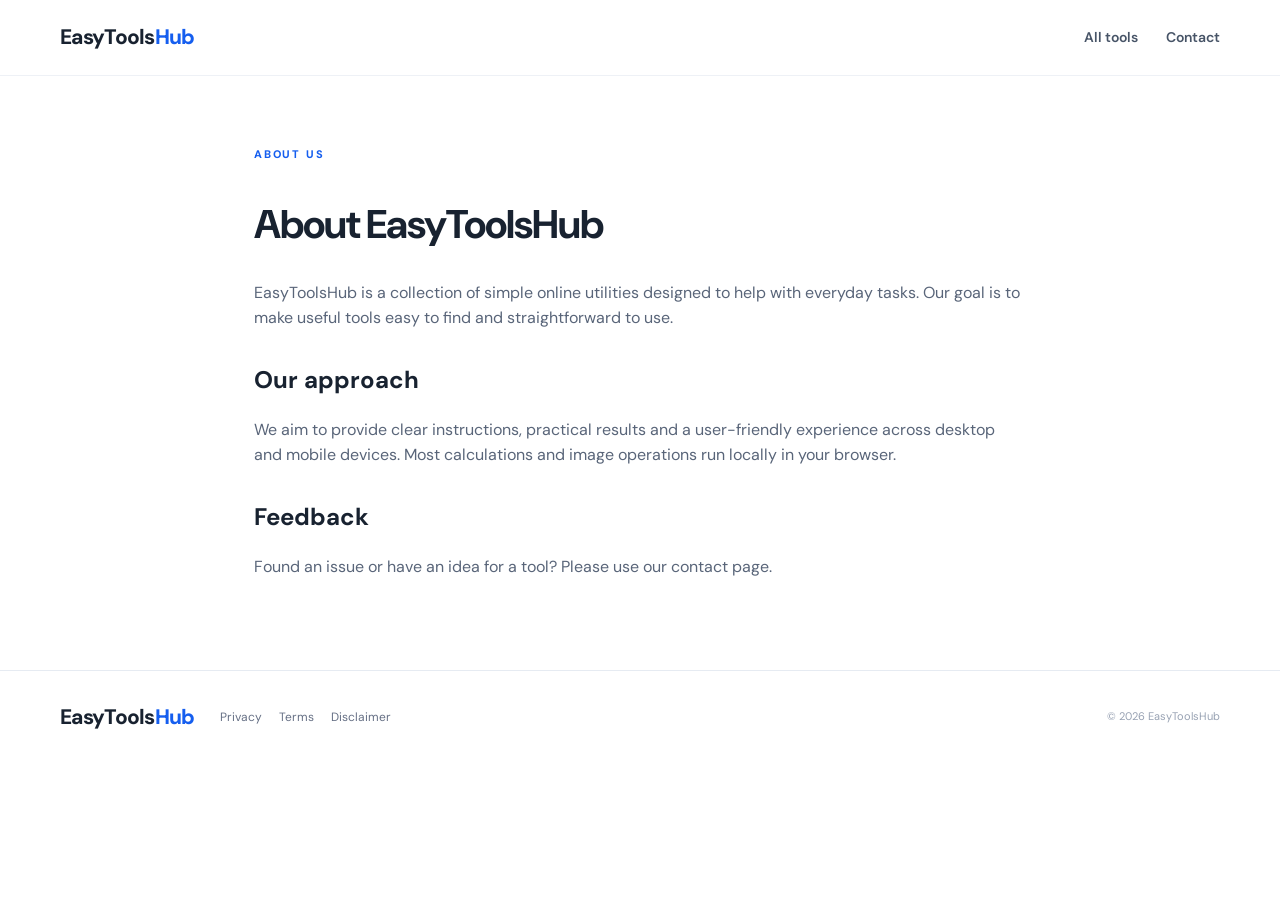
<file: about.html>
<!doctype html><html lang="en"><head><meta charset="utf-8"><meta name="viewport" content="width=device-width,initial-scale=1"><title>About EasyToolsHub</title><link rel="stylesheet" href="styles.css"></head><body><header class="site-header"><a class="brand" href="index.html">EasyTools<span>Hub</span></a><nav><a href="index.html#tools">All tools</a><a href="contact.html">Contact</a></nav></header><main class="content-page"><span class="eyebrow">ABOUT US</span><h1>About EasyToolsHub</h1><p>EasyToolsHub is a collection of simple online utilities designed to help with everyday tasks. Our goal is to make useful tools easy to find and straightforward to use.</p><h2>Our approach</h2><p>We aim to provide clear instructions, practical results and a user-friendly experience across desktop and mobile devices. Most calculations and image operations run locally in your browser.</p><h2>Feedback</h2><p>Found an issue or have an idea for a tool? Please use our <a href="contact.html">contact page</a>.</p></main><footer><a class="brand" href="index.html">EasyTools<span>Hub</span></a><div class="footer-links"><a href="privacy.html">Privacy</a><a href="terms.html">Terms</a><a href="disclaimer.html">Disclaimer</a></div><small>© <span id="year"></span> EasyToolsHub</small></footer><script>document.querySelector("#year").textContent=new Date().getFullYear()</script></body></html>
</file>
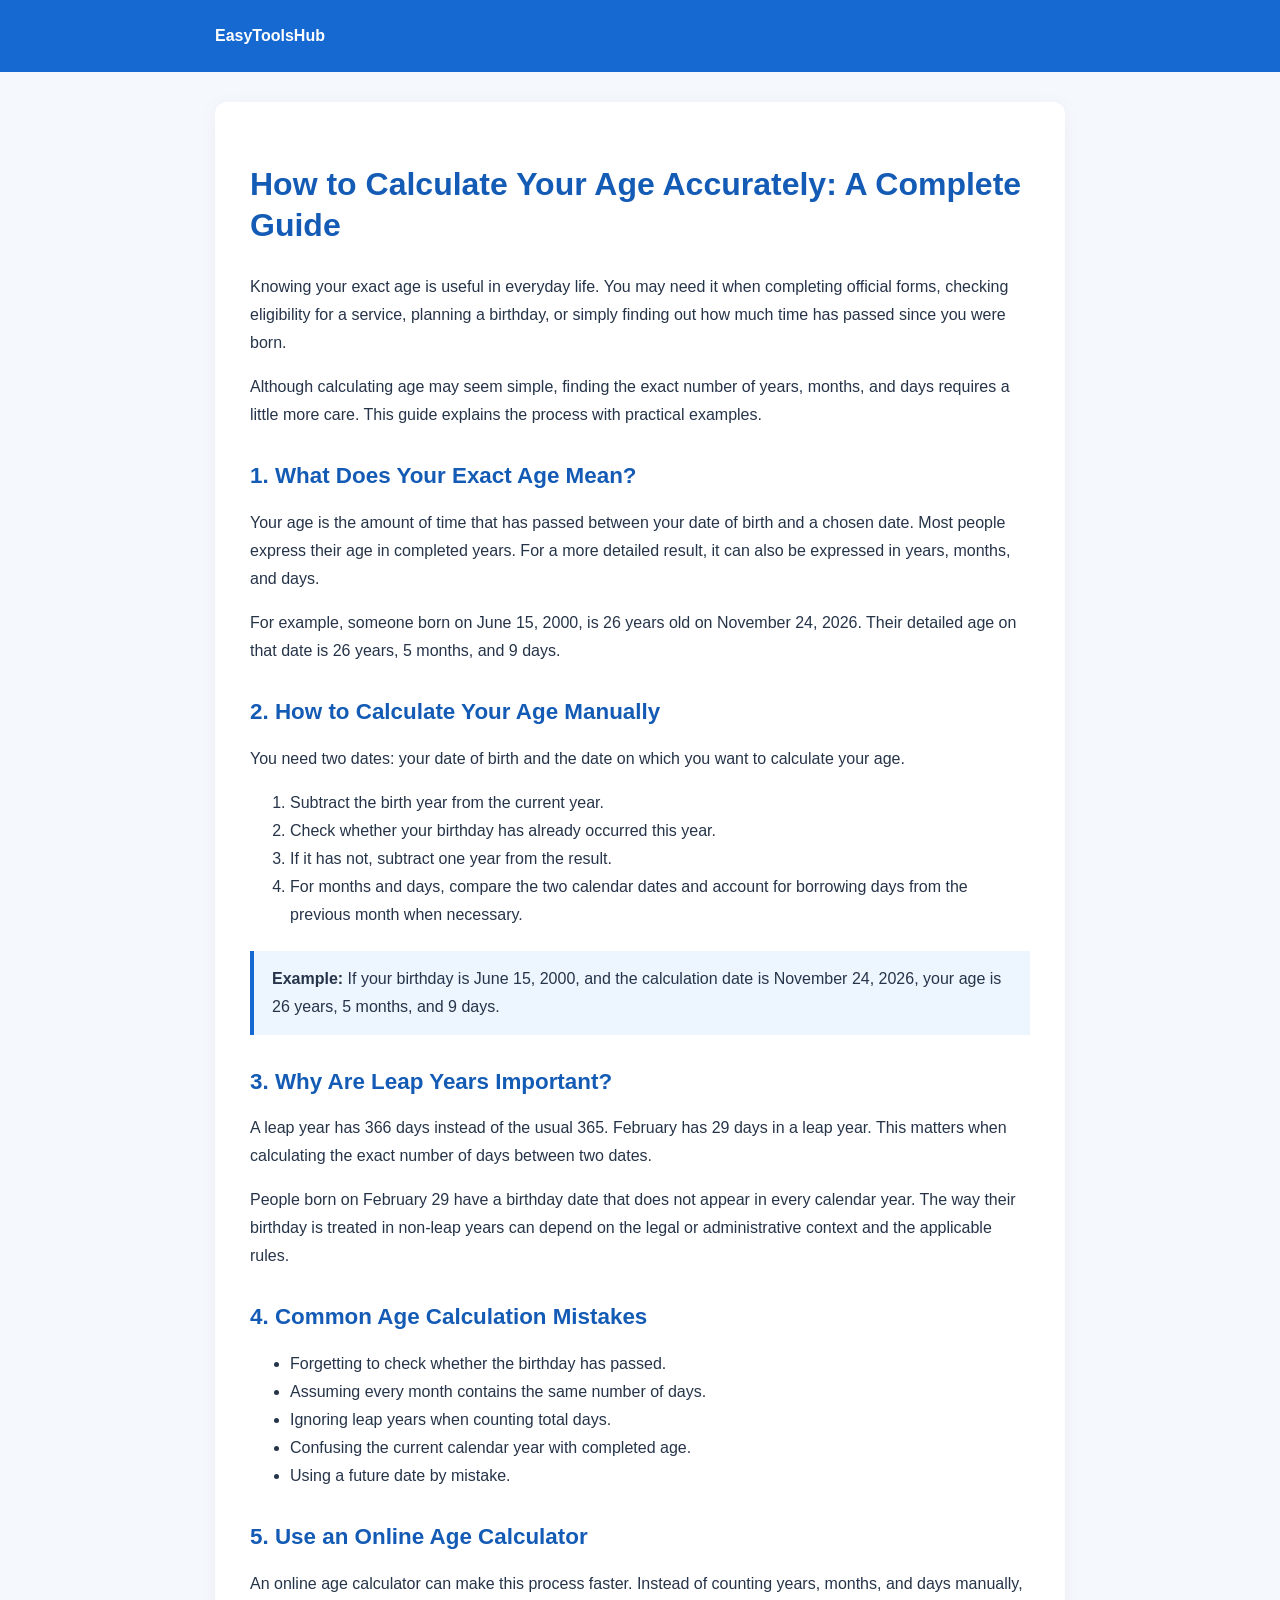
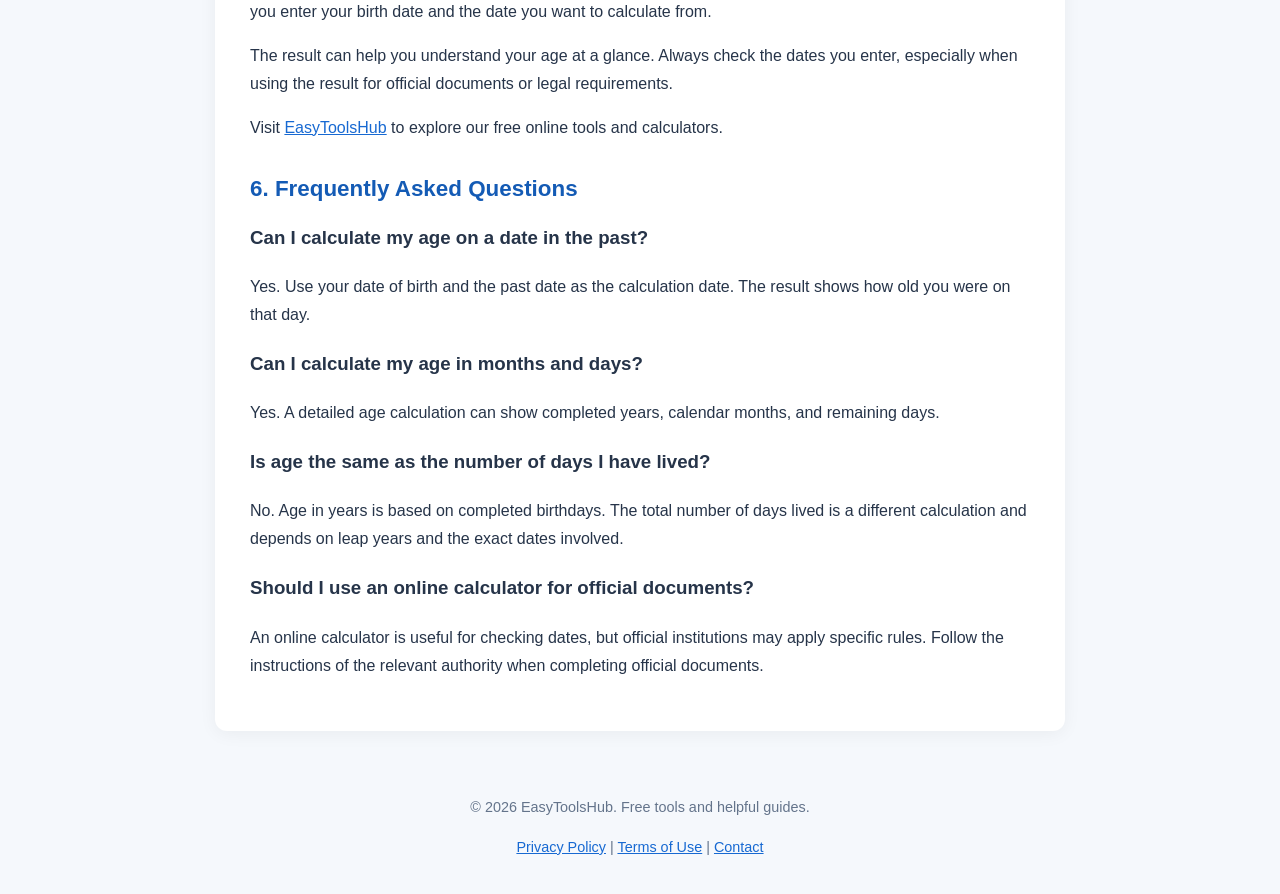
<file: age-calculator-guide.html>
<!DOCTYPE html>
<html lang="en">
<head>
  <meta charset="UTF-8">
  <meta name="viewport" content="width=device-width, initial-scale=1.0">

  <title>How to Calculate Your Age Accurately – Complete Guide | EasyToolsHub</title>
  <meta name="description" content="Learn how to calculate your exact age in years, months, and days. Discover simple methods, examples, and common age calculation mistakes.">
  <meta name="robots" content="index, follow">
  <link rel="canonical" href="https://ucefwork3-cloud.github.io/EasyToolsHub/age-calculator-guide.html">

  <style>
    * { box-sizing: border-box; }
    body {
      margin: 0;
      font-family: Arial, sans-serif;
      line-height: 1.75;
      color: #263449;
      background: #f5f8fc;
    }
    header {
      background: #1769d2;
      color: white;
      padding: 22px 18px;
    }
    .nav, main, footer {
      max-width: 850px;
      margin: auto;
    }
    .nav a {
      color: white;
      text-decoration: none;
      font-weight: bold;
    }
    main {
      background: white;
      margin-top: 30px;
      margin-bottom: 30px;
      padding: 35px;
      border-radius: 12px;
      box-shadow: 0 3px 18px rgba(0,0,0,.05);
    }
    h1, h2 { color: #145bb5; line-height: 1.3; }
    h1 { font-size: 2rem; }
    h2 { margin-top: 32px; font-size: 1.4rem; }
    a { color: #1769d2; }
    .note {
      background: #edf5ff;
      border-left: 4px solid #1769d2;
      padding: 14px 18px;
      margin: 22px 0;
    }
    footer {
      text-align: center;
      padding: 20px;
      color: #64748b;
      font-size: .9rem;
    }
    @media(max-width:600px) {
      main { margin: 15px; padding: 22px; }
      h1 { font-size: 1.65rem; }
    }
  </style>
</head>

<body>
<header>
  <div class="nav">
    <a href="./index.html">EasyToolsHub</a>
  </div>
</header>

<main>
  <article>
    <h1>How to Calculate Your Age Accurately: A Complete Guide</h1>

    <p>
      Knowing your exact age is useful in everyday life. You may need it
      when completing official forms, checking eligibility for a service,
      planning a birthday, or simply finding out how much time has passed
      since you were born.
    </p>

    <p>
      Although calculating age may seem simple, finding the exact number
      of years, months, and days requires a little more care. This guide
      explains the process with practical examples.
    </p>

    <h2>1. What Does Your Exact Age Mean?</h2>

    <p>
      Your age is the amount of time that has passed between your date of
      birth and a chosen date. Most people express their age in completed
      years. For a more detailed result, it can also be expressed in
      years, months, and days.
    </p>

    <p>
      For example, someone born on June 15, 2000, is 26 years old on
      November 24, 2026. Their detailed age on that date is 26 years,
      5 months, and 9 days.
    </p>

    <h2>2. How to Calculate Your Age Manually</h2>

    <p>
      You need two dates: your date of birth and the date on which you
      want to calculate your age.
    </p>

    <ol>
      <li>Subtract the birth year from the current year.</li>
      <li>Check whether your birthday has already occurred this year.</li>
      <li>If it has not, subtract one year from the result.</li>
      <li>For months and days, compare the two calendar dates and account
      for borrowing days from the previous month when necessary.</li>
    </ol>

    <div class="note">
      <strong>Example:</strong> If your birthday is June 15, 2000, and
      the calculation date is November 24, 2026, your age is
      26 years, 5 months, and 9 days.
    </div>

    <h2>3. Why Are Leap Years Important?</h2>

    <p>
      A leap year has 366 days instead of the usual 365. February has
      29 days in a leap year. This matters when calculating the exact
      number of days between two dates.
    </p>

    <p>
      People born on February 29 have a birthday date that does not
      appear in every calendar year. The way their birthday is treated
      in non-leap years can depend on the legal or administrative
      context and the applicable rules.
    </p>

    <h2>4. Common Age Calculation Mistakes</h2>

    <ul>
      <li>Forgetting to check whether the birthday has passed.</li>
      <li>Assuming every month contains the same number of days.</li>
      <li>Ignoring leap years when counting total days.</li>
      <li>Confusing the current calendar year with completed age.</li>
      <li>Using a future date by mistake.</li>
    </ul>

    <h2>5. Use an Online Age Calculator</h2>

    <p>
      An online age calculator can make this process faster. Instead
      of counting years, months, and days manually, you enter your
      birth date and the date you want to calculate from.
    </p>

    <p>
      The result can help you understand your age at a glance.
      Always check the dates you enter, especially when using the
      result for official documents or legal requirements.
    </p>

    <p>
      Visit <a href="./index.html">EasyToolsHub</a> to explore our
      free online tools and calculators.
    </p>

    <h2>6. Frequently Asked Questions</h2>

    <h3>Can I calculate my age on a date in the past?</h3>
    <p>
      Yes. Use your date of birth and the past date as the calculation
      date. The result shows how old you were on that day.
    </p>

    <h3>Can I calculate my age in months and days?</h3>
    <p>
      Yes. A detailed age calculation can show completed years,
      calendar months, and remaining days.
    </p>

    <h3>Is age the same as the number of days I have lived?</h3>
    <p>
      No. Age in years is based on completed birthdays. The total
      number of days lived is a different calculation and depends
      on leap years and the exact dates involved.
    </p>

    <h3>Should I use an online calculator for official documents?</h3>
    <p>
      An online calculator is useful for checking dates, but official
      institutions may apply specific rules. Follow the instructions
      of the relevant authority when completing official documents.
    </p>
  </article>
</main>

<footer>
  <p>© 2026 EasyToolsHub. Free tools and helpful guides.</p>
  <p><a href="./privacy.html">Privacy Policy</a> |
     <a href="./terms.html">Terms of Use</a> |
     <a href="./contact.html">Contact</a></p>
</footer>
</body>
</html>
</file>
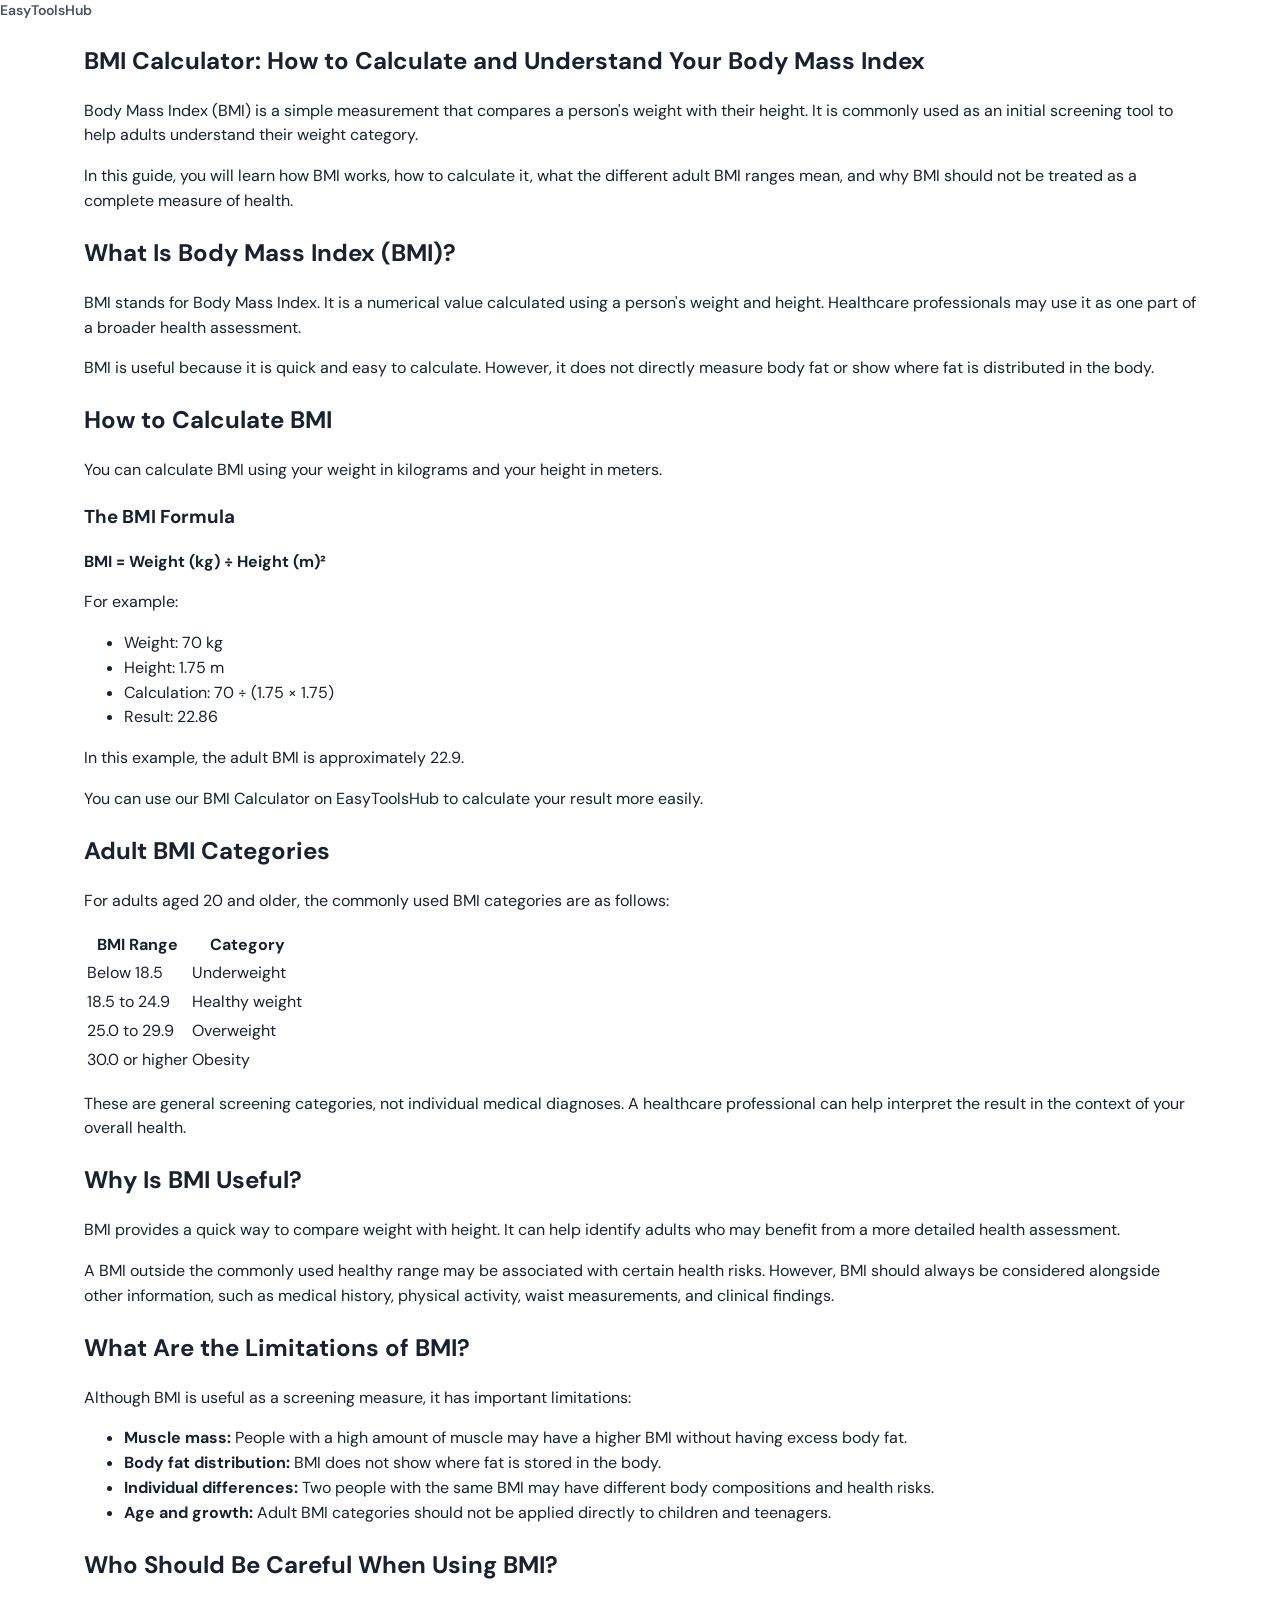
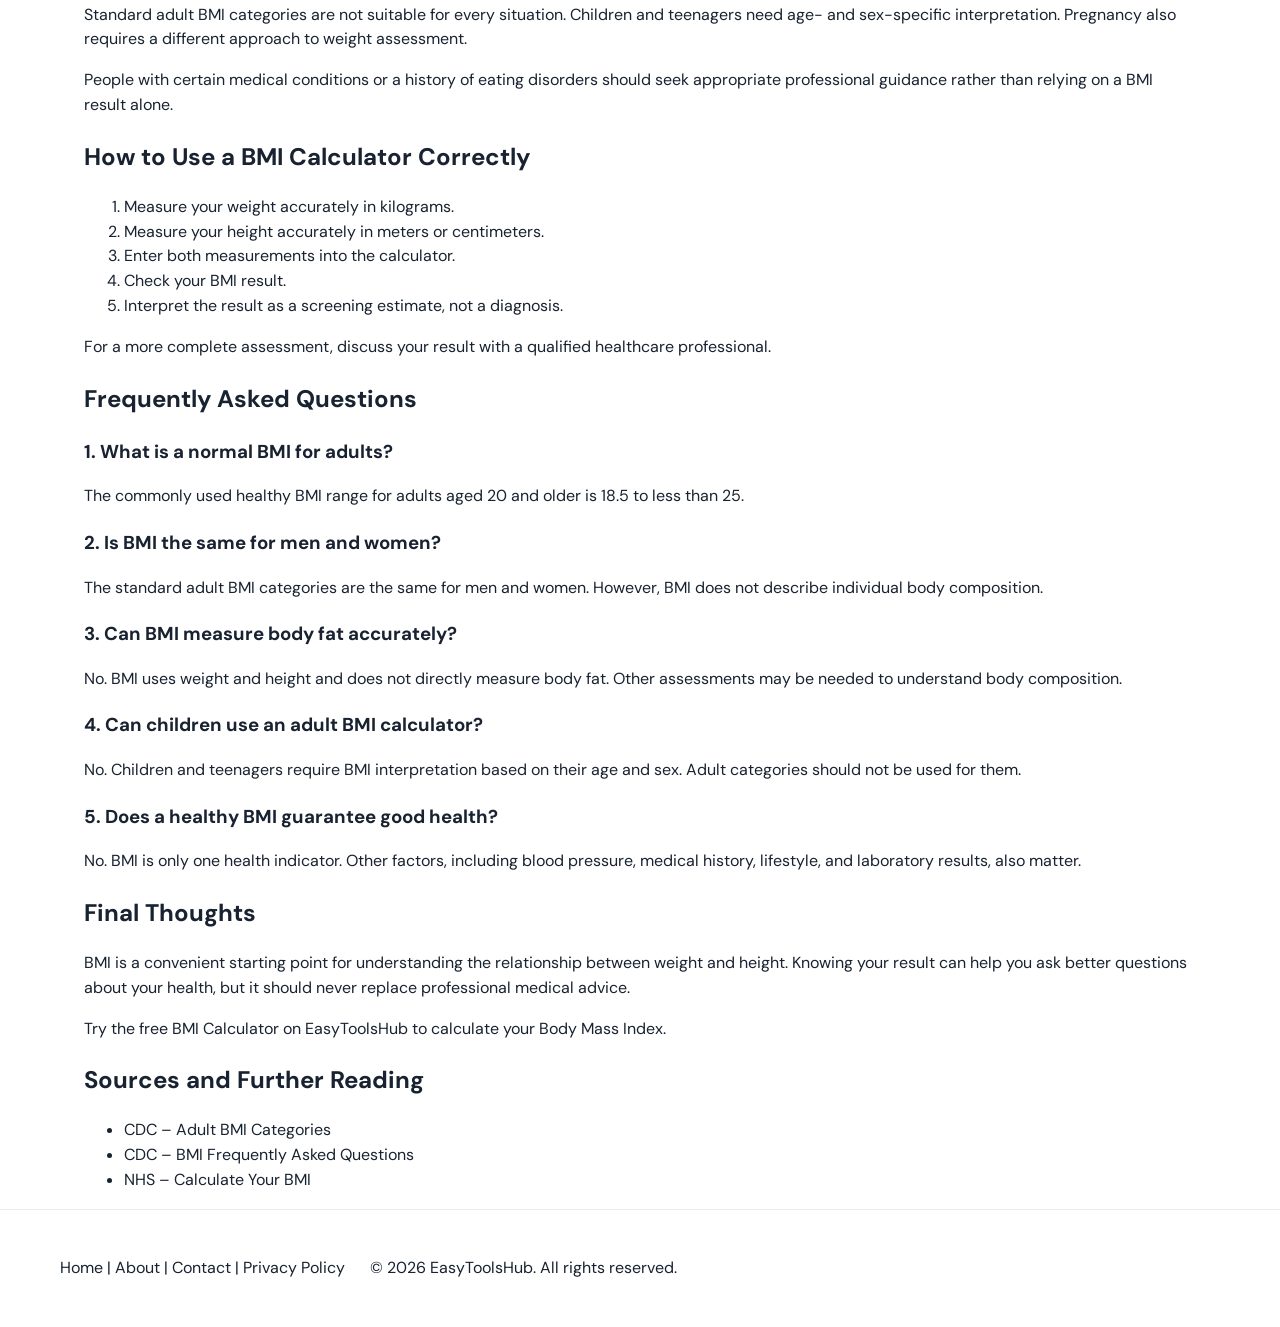
<file: bmi-calculator-guide.html>
<!DOCTYPE html>
<html lang="en">
<head>
  <meta charset="UTF-8">
  <meta name="viewport" content="width=device-width, initial-scale=1.0">

  <title>BMI Calculator: How to Calculate and Understand Your BMI | EasyToolsHub</title>

  <meta name="description" content="Learn what BMI means, how to calculate your Body Mass Index, understand adult BMI categories, and discover the limitations of BMI.">

  <link rel="canonical" href="https://ucefwork3-cloud.github.io/EasyToolsHub/bmi-calculator-guide.html">
  <link rel="stylesheet" href="styles.css">
</head>

<body>

<header>
  <nav>
    <a href="index.html">EasyToolsHub</a>
  </nav>
</header>

<main class="container">

<article>

<h1>BMI Calculator: How to Calculate and Understand Your Body Mass Index</h1>

<p>
  Body Mass Index (BMI) is a simple measurement that compares a person's
  weight with their height. It is commonly used as an initial screening
  tool to help adults understand their weight category.
</p>

<p>
  In this guide, you will learn how BMI works, how to calculate it,
  what the different adult BMI ranges mean, and why BMI should not be
  treated as a complete measure of health.
</p>

<h2>What Is Body Mass Index (BMI)?</h2>

<p>
  BMI stands for Body Mass Index. It is a numerical value calculated
  using a person's weight and height. Healthcare professionals may use
  it as one part of a broader health assessment.
</p>

<p>
  BMI is useful because it is quick and easy to calculate. However,
  it does not directly measure body fat or show where fat is distributed
  in the body.
</p>

<h2>How to Calculate BMI</h2>

<p>
  You can calculate BMI using your weight in kilograms and your height
  in meters.
</p>

<h3>The BMI Formula</h3>

<p><strong>BMI = Weight (kg) ÷ Height (m)²</strong></p>

<p>For example:</p>

<ul>
  <li>Weight: 70 kg</li>
  <li>Height: 1.75 m</li>
  <li>Calculation: 70 ÷ (1.75 × 1.75)</li>
  <li>Result: 22.86</li>
</ul>

<p>
  In this example, the adult BMI is approximately 22.9.
</p>

<p>
  You can use our
  <a href="index.html">BMI Calculator on EasyToolsHub</a>
  to calculate your result more easily.
</p>

<h2>Adult BMI Categories</h2>

<p>
  For adults aged 20 and older, the commonly used BMI categories
  are as follows:
</p>

<table>
  <thead>
    <tr>
      <th>BMI Range</th>
      <th>Category</th>
    </tr>
  </thead>
  <tbody>
    <tr>
      <td>Below 18.5</td>
      <td>Underweight</td>
    </tr>
    <tr>
      <td>18.5 to 24.9</td>
      <td>Healthy weight</td>
    </tr>
    <tr>
      <td>25.0 to 29.9</td>
      <td>Overweight</td>
    </tr>
    <tr>
      <td>30.0 or higher</td>
      <td>Obesity</td>
    </tr>
  </tbody>
</table>

<p>
  These are general screening categories, not individual medical
  diagnoses. A healthcare professional can help interpret the result
  in the context of your overall health.
</p>

<h2>Why Is BMI Useful?</h2>

<p>
  BMI provides a quick way to compare weight with height. It can help
  identify adults who may benefit from a more detailed health assessment.
</p>

<p>
  A BMI outside the commonly used healthy range may be associated with
  certain health risks. However, BMI should always be considered
  alongside other information, such as medical history, physical
  activity, waist measurements, and clinical findings.
</p>

<h2>What Are the Limitations of BMI?</h2>

<p>
  Although BMI is useful as a screening measure, it has important
  limitations:
</p>

<ul>
  <li>
    <strong>Muscle mass:</strong> People with a high amount of muscle
    may have a higher BMI without having excess body fat.
  </li>
  <li>
    <strong>Body fat distribution:</strong> BMI does not show where
    fat is stored in the body.
  </li>
  <li>
    <strong>Individual differences:</strong> Two people with the same
    BMI may have different body compositions and health risks.
  </li>
  <li>
    <strong>Age and growth:</strong> Adult BMI categories should not
    be applied directly to children and teenagers.
  </li>
</ul>

<h2>Who Should Be Careful When Using BMI?</h2>

<p>
  Standard adult BMI categories are not suitable for every situation.
  Children and teenagers need age- and sex-specific interpretation.
  Pregnancy also requires a different approach to weight assessment.
</p>

<p>
  People with certain medical conditions or a history of eating
  disorders should seek appropriate professional guidance rather than
  relying on a BMI result alone.
</p>

<h2>How to Use a BMI Calculator Correctly</h2>

<ol>
  <li>Measure your weight accurately in kilograms.</li>
  <li>Measure your height accurately in meters or centimeters.</li>
  <li>Enter both measurements into the calculator.</li>
  <li>Check your BMI result.</li>
  <li>Interpret the result as a screening estimate, not a diagnosis.</li>
</ol>

<p>
  For a more complete assessment, discuss your result with a qualified
  healthcare professional.
</p>

<h2>Frequently Asked Questions</h2>

<h3>1. What is a normal BMI for adults?</h3>
<p>
  The commonly used healthy BMI range for adults aged 20 and older
  is 18.5 to less than 25.
</p>

<h3>2. Is BMI the same for men and women?</h3>
<p>
  The standard adult BMI categories are the same for men and women.
  However, BMI does not describe individual body composition.
</p>

<h3>3. Can BMI measure body fat accurately?</h3>
<p>
  No. BMI uses weight and height and does not directly measure body fat.
  Other assessments may be needed to understand body composition.
</p>

<h3>4. Can children use an adult BMI calculator?</h3>
<p>
  No. Children and teenagers require BMI interpretation based on
  their age and sex. Adult categories should not be used for them.
</p>

<h3>5. Does a healthy BMI guarantee good health?</h3>
<p>
  No. BMI is only one health indicator. Other factors, including
  blood pressure, medical history, lifestyle, and laboratory results,
  also matter.
</p>

<h2>Final Thoughts</h2>

<p>
  BMI is a convenient starting point for understanding the relationship
  between weight and height. Knowing your result can help you ask
  better questions about your health, but it should never replace
  professional medical advice.
</p>

<p>
  Try the free BMI Calculator on
  <a href="index.html">EasyToolsHub</a>
  to calculate your Body Mass Index.
</p>

<h2>Sources and Further Reading</h2>

<ul>
  <li>
    <a href="https://www.cdc.gov/bmi/adult-calculator/bmi-categories.html"
       target="_blank" rel="noopener noreferrer">
      CDC – Adult BMI Categories
    </a>
  </li>
  <li>
    <a href="https://www.cdc.gov/bmi/faq/"
       target="_blank" rel="noopener noreferrer">
      CDC – BMI Frequently Asked Questions
    </a>
  </li>
  <li>
    <a href="https://www.nhs.uk/health-assessment-tools/calculate-your-body-mass-index/calculate-bmi-for-adults"
       target="_blank" rel="noopener noreferrer">
      NHS – Calculate Your BMI
    </a>
  </li>
</ul>

</article>

</main>

<footer>
  <p>
    <a href="index.html">Home</a> |
    <a href="about.html">About</a> |
    <a href="contact.html">Contact</a> |
    <a href="privacy.html">Privacy Policy</a>
  </p>
  <p>© 2026 EasyToolsHub. All rights reserved.</p>
</footer>

</body>
</html>
</file>
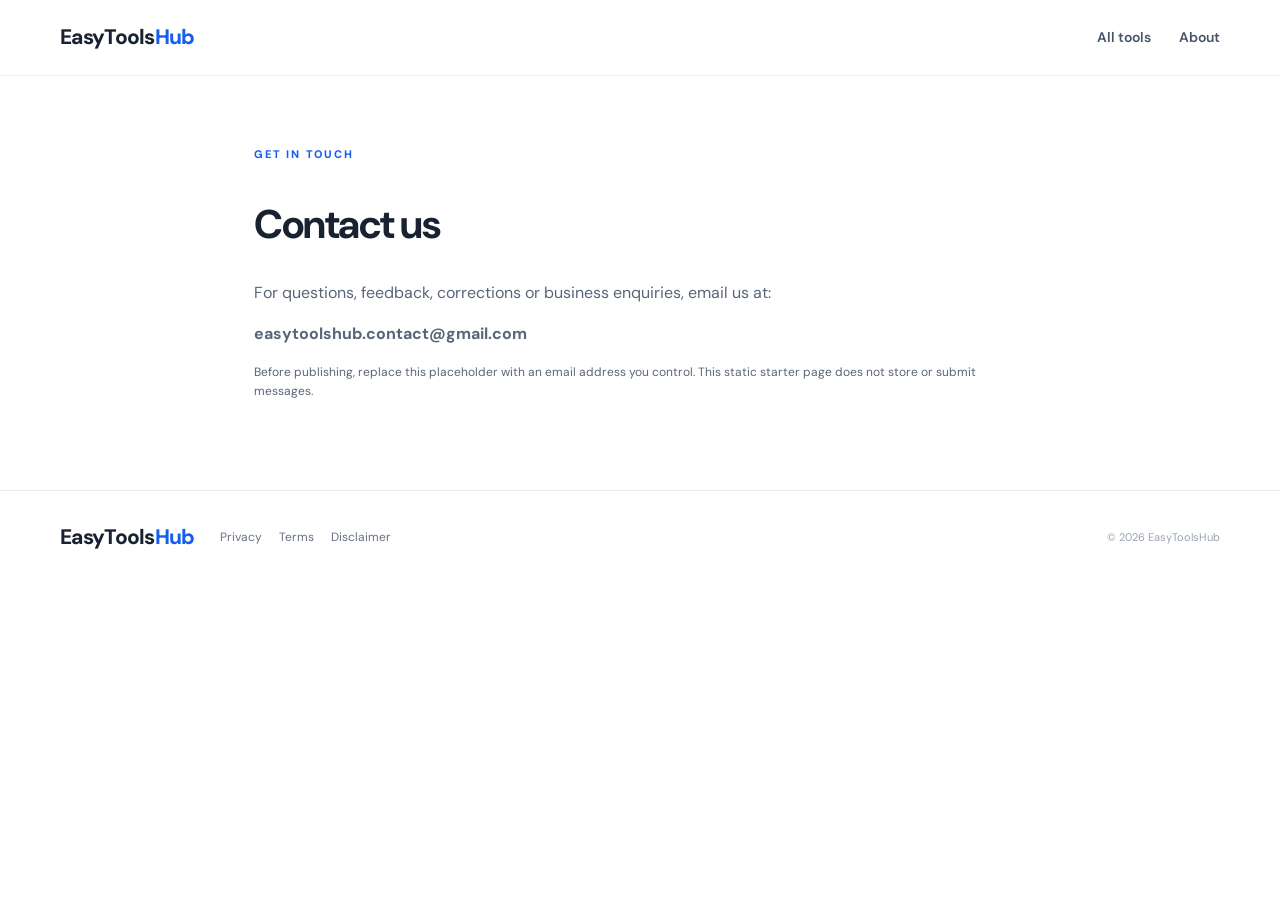
<file: contact.html>
<!doctype html><html lang="en"><head><meta charset="utf-8"><meta name="viewport" content="width=device-width,initial-scale=1"><title>Contact EasyToolsHub</title><link rel="stylesheet" href="styles.css"></head><body><header class="site-header"><a class="brand" href="index.html">EasyTools<span>Hub</span></a><nav><a href="index.html#tools">All tools</a><a href="about.html">About</a></nav></header><main class="content-page"><span class="eyebrow">GET IN TOUCH</span><h1>Contact us</h1><p>For questions, feedback, corrections or business enquiries, email us at:</p><p><strong>easytoolshub.contact@gmail.com</strong></p><p class="hint">Before publishing, replace this placeholder with an email address you control. This static starter page does not store or submit messages.</p></main><footer><a class="brand" href="index.html">EasyTools<span>Hub</span></a><div class="footer-links"><a href="privacy.html">Privacy</a><a href="terms.html">Terms</a><a href="disclaimer.html">Disclaimer</a></div><small>© <span id="year"></span> EasyToolsHub</small></footer><script>document.querySelector("#year").textContent=new Date().getFullYear()</script></body></html>
</file>
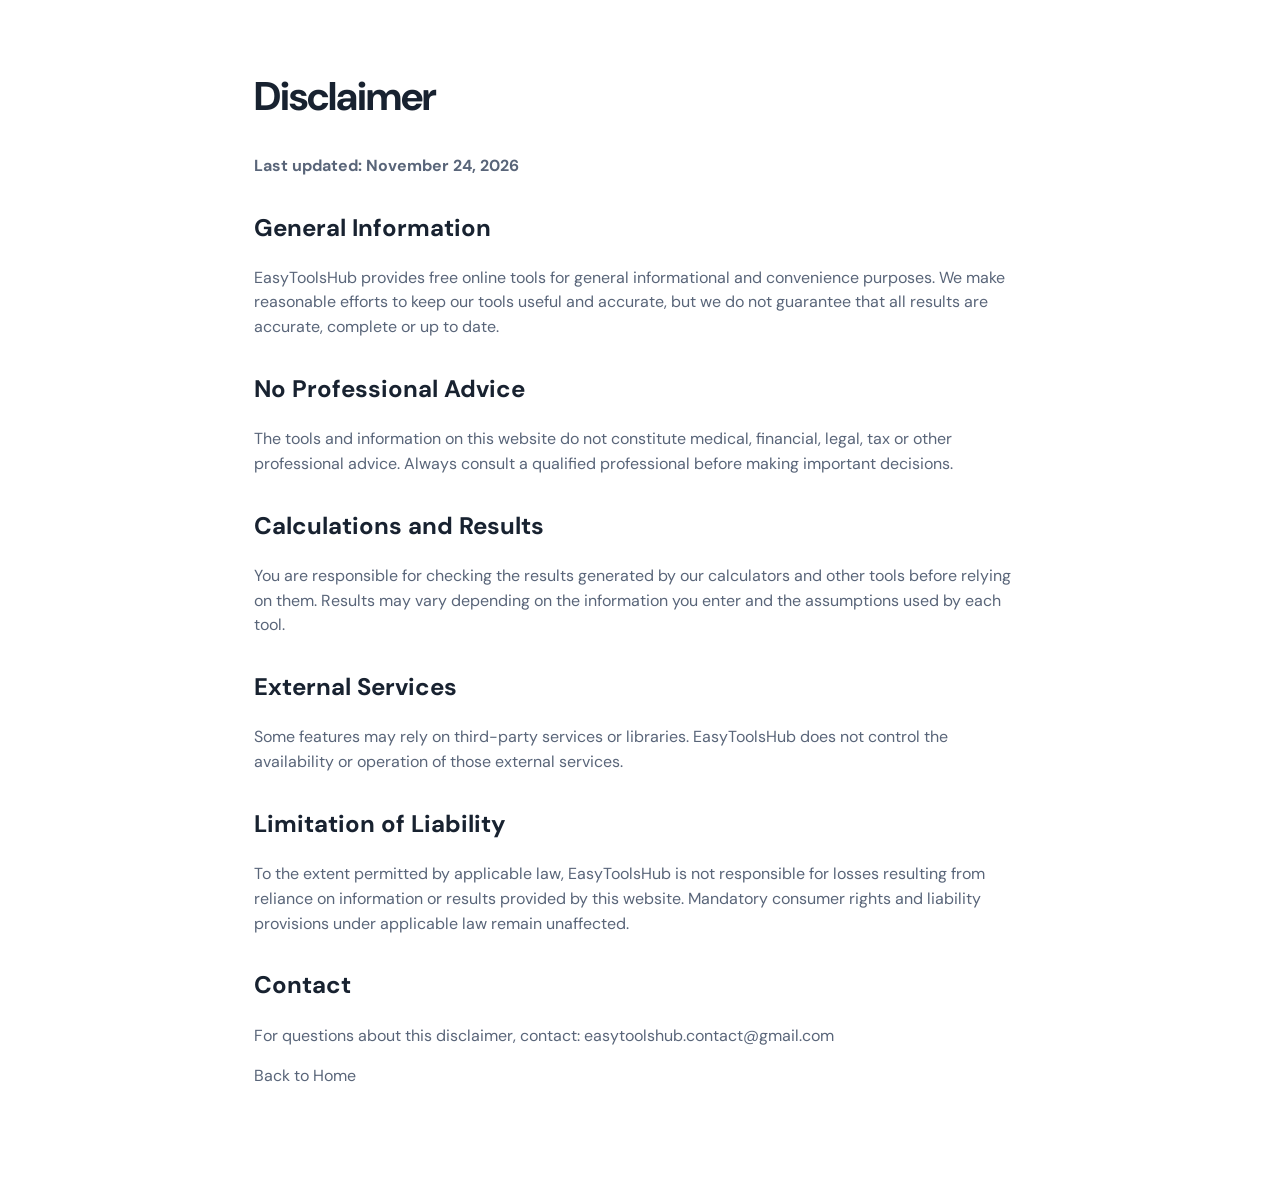
<file: disclaimer.html>
<!DOCTYPE html>
<html lang="en">
<head>
  <meta charset="UTF-8">
  <meta name="viewport" content="width=device-width, initial-scale=1.0">
  <meta name="description" content="Important information about the limitations of EasyToolsHub tools and results.">
  <title>Disclaimer | EasyToolsHub</title>
  <link rel="stylesheet" href="styles.css">
</head>
<body>
  <main class="content-page">
    <h1>Disclaimer</h1>
    <p><strong>Last updated: November 24, 2026</strong></p>

    <h2>General Information</h2>
    <p>
      EasyToolsHub provides free online tools for general
      informational and convenience purposes. We make
      reasonable efforts to keep our tools useful and accurate,
      but we do not guarantee that all results are accurate,
      complete or up to date.
    </p>

    <h2>No Professional Advice</h2>
    <p>
      The tools and information on this website do not constitute
      medical, financial, legal, tax or other professional advice.
      Always consult a qualified professional before making
      important decisions.
    </p>

    <h2>Calculations and Results</h2>
    <p>
      You are responsible for checking the results generated
      by our calculators and other tools before relying on them.
      Results may vary depending on the information you enter
      and the assumptions used by each tool.
    </p>

    <h2>External Services</h2>
    <p>
      Some features may rely on third-party services or libraries.
      EasyToolsHub does not control the availability or operation
      of those external services.
    </p>

    <h2>Limitation of Liability</h2>
    <p>
      To the extent permitted by applicable law, EasyToolsHub
      is not responsible for losses resulting from reliance
      on information or results provided by this website.
      Mandatory consumer rights and liability provisions
      under applicable law remain unaffected.
    </p>

    <h2>Contact</h2>
    <p>
      For questions about this disclaimer, contact:
      <a href="mailto:easytoolshub.contact@gmail.com">
        easytoolshub.contact@gmail.com
      </a>
    </p>

    <p><a href="index.html">Back to Home</a></p>
  </main>
</body>
</html>
</file>
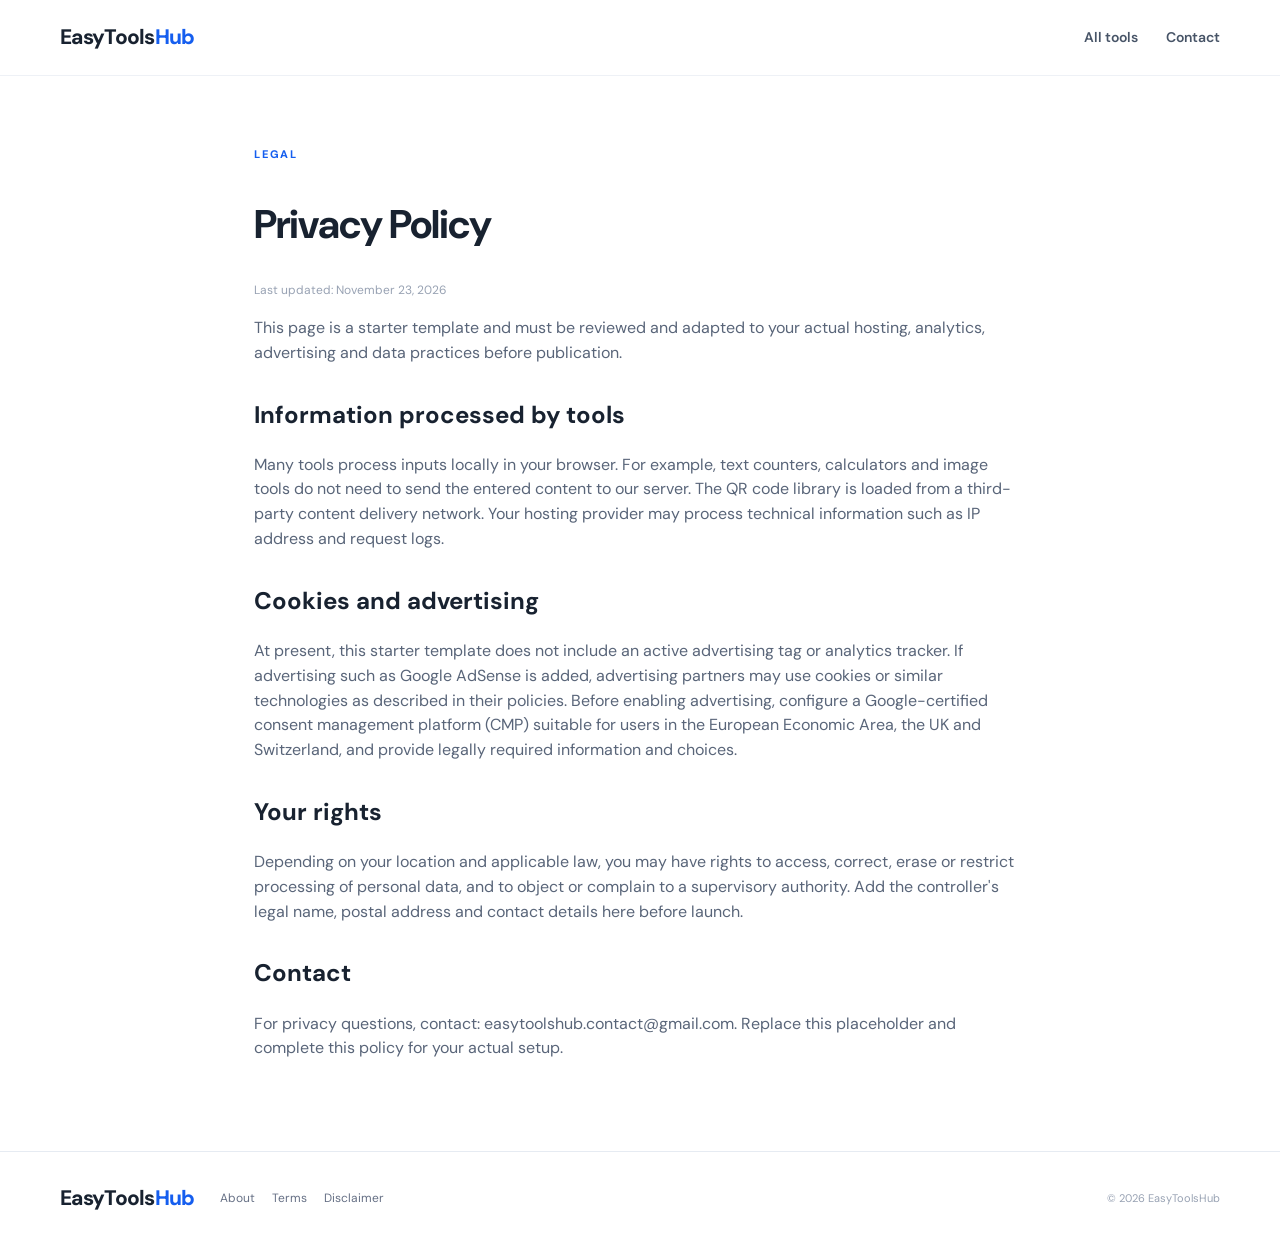
<file: privacy.html>
<!doctype html><html lang="en"><head><meta charset="utf-8"><meta name="viewport" content="width=device-width,initial-scale=1"><title>Privacy Policy — EasyToolsHub</title><link rel="stylesheet" href="styles.css"></head><body><header class="site-header"><a class="brand" href="index.html">EasyTools<span>Hub</span></a><nav><a href="index.html#tools">All tools</a><a href="contact.html">Contact</a></nav></header><main class="content-page"><span class="eyebrow">LEGAL</span><h1>Privacy Policy</h1><p class="updated">Last updated: November 23, 2026</p><p>This page is a starter template and must be reviewed and adapted to your actual hosting, analytics, advertising and data practices before publication.</p><h2>Information processed by tools</h2><p>Many tools process inputs locally in your browser. For example, text counters, calculators and image tools do not need to send the entered content to our server. The QR code library is loaded from a third-party content delivery network. Your hosting provider may process technical information such as IP address and request logs.</p><h2>Cookies and advertising</h2><p>At present, this starter template does not include an active advertising tag or analytics tracker. If advertising such as Google AdSense is added, advertising partners may use cookies or similar technologies as described in their policies. Before enabling advertising, configure a Google-certified consent management platform (CMP) suitable for users in the European Economic Area, the UK and Switzerland, and provide legally required information and choices.</p><h2>Your rights</h2><p>Depending on your location and applicable law, you may have rights to access, correct, erase or restrict processing of personal data, and to object or complain to a supervisory authority. Add the controller's legal name, postal address and contact details here before launch.</p><h2>Contact</h2><p>For privacy questions, contact: easytoolshub.contact@gmail.com. Replace this placeholder and complete this policy for your actual setup.</p></main><footer><a class="brand" href="index.html">EasyTools<span>Hub</span></a><div class="footer-links"><a href="about.html">About</a><a href="terms.html">Terms</a><a href="disclaimer.html">Disclaimer</a></div><small>© <span id="year"></span> EasyToolsHub</small></footer><script>document.querySelector("#year").textContent=new Date().getFullYear()</script></body></html>
</file>
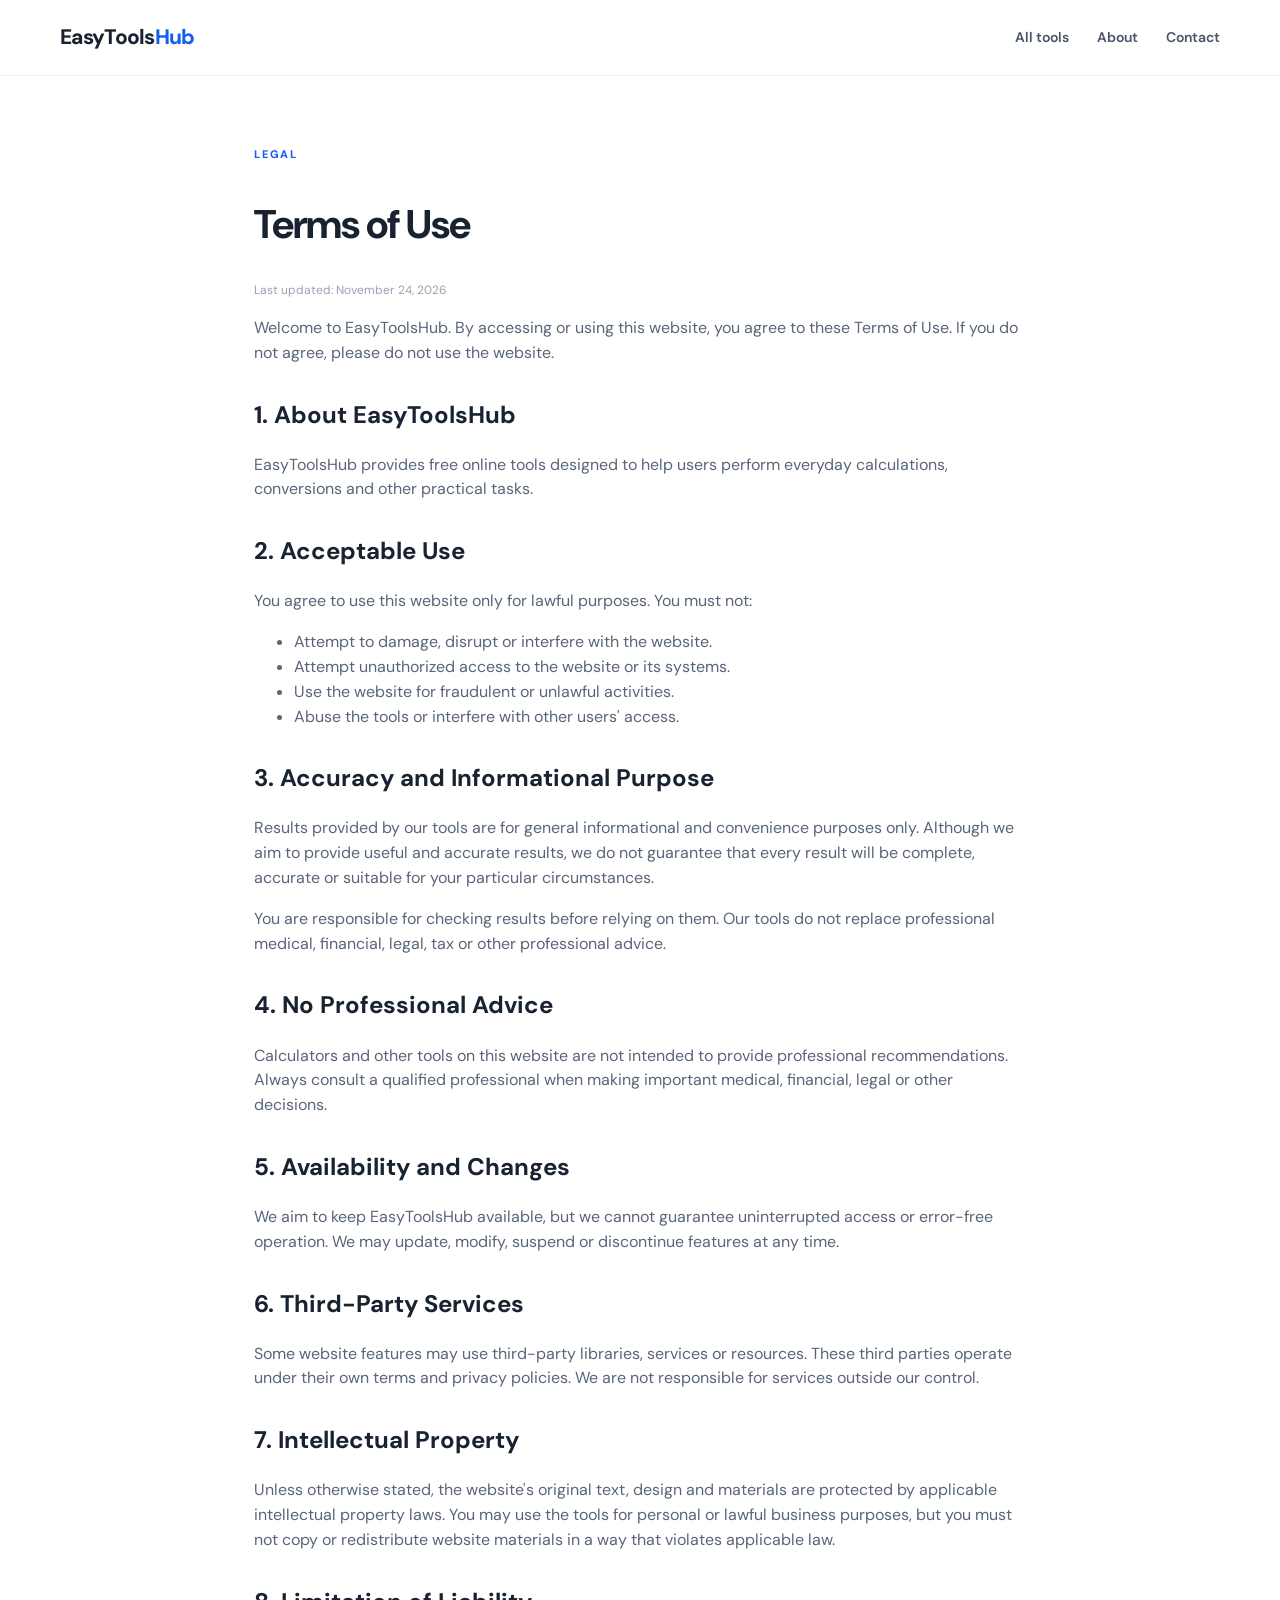
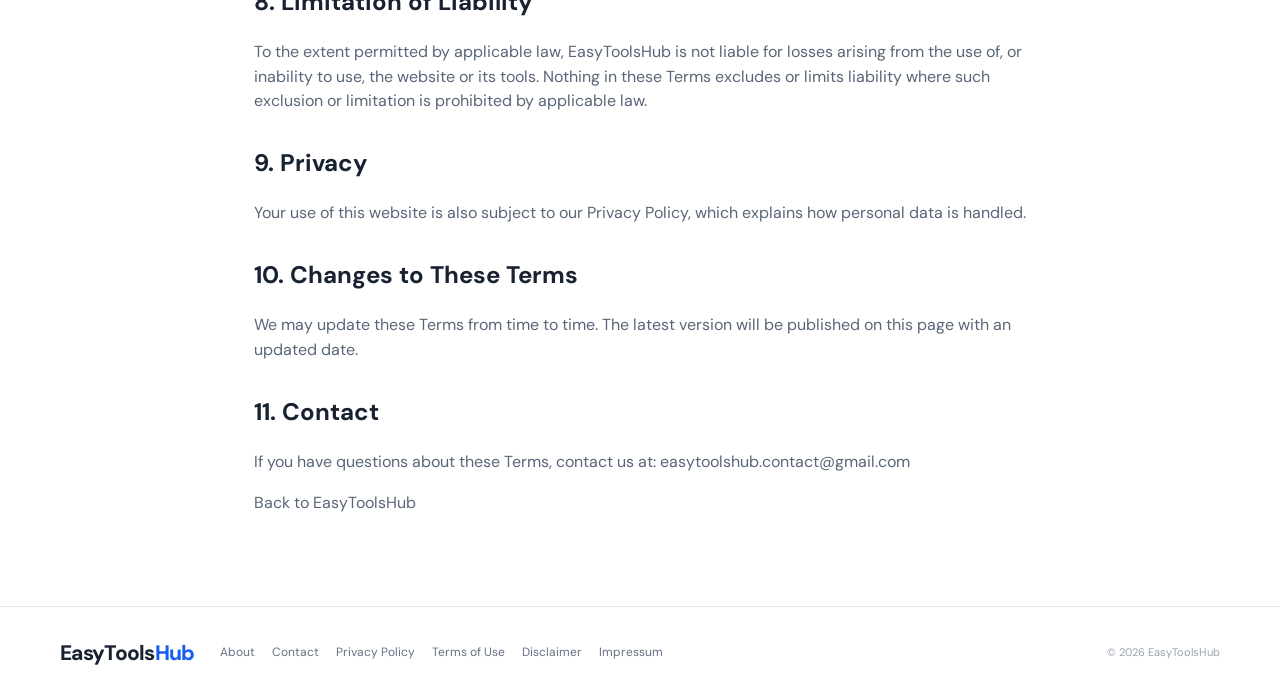
<file: terms.html>
<!DOCTYPE html>
<html lang="en">
<head>
  <meta charset="UTF-8">
  <meta name="viewport" content="width=device-width, initial-scale=1.0">
  <meta name="description" content="Terms and conditions for using EasyToolsHub free online tools.">
  <title>Terms of Use | EasyToolsHub</title>
  <link rel="stylesheet" href="styles.css">
</head>
<body>

<header class="site-header">
  <a class="brand" href="index.html">
    EasyTools<span>Hub</span>
  </a>
  <nav>
    <a href="index.html#tools">All tools</a>
    <a href="about.html">About</a>
    <a href="contact.html">Contact</a>
  </nav>
</header>

<main class="content-page">
  <span class="eyebrow">LEGAL</span>
  <h1>Terms of Use</h1>
  <p class="updated">Last updated: November 24, 2026</p>

  <p>
    Welcome to EasyToolsHub. By accessing or using this website,
    you agree to these Terms of Use. If you do not agree,
    please do not use the website.
  </p>

  <h2>1. About EasyToolsHub</h2>
  <p>
    EasyToolsHub provides free online tools designed to help
    users perform everyday calculations, conversions and
    other practical tasks.
  </p>

  <h2>2. Acceptable Use</h2>
  <p>
    You agree to use this website only for lawful purposes.
    You must not:
  </p>
  <ul>
    <li>Attempt to damage, disrupt or interfere with the website.</li>
    <li>Attempt unauthorized access to the website or its systems.</li>
    <li>Use the website for fraudulent or unlawful activities.</li>
    <li>Abuse the tools or interfere with other users' access.</li>
  </ul>

  <h2>3. Accuracy and Informational Purpose</h2>
  <p>
    Results provided by our tools are for general informational
    and convenience purposes only. Although we aim to provide
    useful and accurate results, we do not guarantee that
    every result will be complete, accurate or suitable
    for your particular circumstances.
  </p>
  <p>
    You are responsible for checking results before relying
    on them. Our tools do not replace professional medical,
    financial, legal, tax or other professional advice.
  </p>

  <h2>4. No Professional Advice</h2>
  <p>
    Calculators and other tools on this website are not
    intended to provide professional recommendations.
    Always consult a qualified professional when making
    important medical, financial, legal or other decisions.
  </p>

  <h2>5. Availability and Changes</h2>
  <p>
    We aim to keep EasyToolsHub available, but we cannot
    guarantee uninterrupted access or error-free operation.
    We may update, modify, suspend or discontinue features
    at any time.
  </p>

  <h2>6. Third-Party Services</h2>
  <p>
    Some website features may use third-party libraries,
    services or resources. These third parties operate
    under their own terms and privacy policies.
    We are not responsible for services outside our control.
  </p>

  <h2>7. Intellectual Property</h2>
  <p>
    Unless otherwise stated, the website's original text,
    design and materials are protected by applicable
    intellectual property laws. You may use the tools
    for personal or lawful business purposes, but you
    must not copy or redistribute website materials
    in a way that violates applicable law.
  </p>

  <h2>8. Limitation of Liability</h2>
  <p>
    To the extent permitted by applicable law, EasyToolsHub
    is not liable for losses arising from the use of,
    or inability to use, the website or its tools.
    Nothing in these Terms excludes or limits liability
    where such exclusion or limitation is prohibited
    by applicable law.
  </p>

  <h2>9. Privacy</h2>
  <p>
    Your use of this website is also subject to our
    <a href="privacy.html">Privacy Policy</a>, which explains
    how personal data is handled.
  </p>

  <h2>10. Changes to These Terms</h2>
  <p>
    We may update these Terms from time to time.
    The latest version will be published on this page
    with an updated date.
  </p>

  <h2>11. Contact</h2>
  <p>
    If you have questions about these Terms, contact us at:
    <a href="mailto:easytoolshub.contact@gmail.com">
      easytoolshub.contact@gmail.com
    </a>
  </p>

  <p>
    <a href="index.html">Back to EasyToolsHub</a>
  </p>
</main>

<footer>
  <a class="brand" href="index.html">
    EasyTools<span>Hub</span>
  </a>
  <div class="footer-links">
    <a href="about.html">About</a>
    <a href="contact.html">Contact</a>
    <a href="privacy.html">Privacy Policy</a>
    <a href="terms.html">Terms of Use</a>
    <a href="disclaimer.html">Disclaimer</a>
    <a href="impressum.html">Impressum</a>
  </div>
  <small>© <span id="year"></span> EasyToolsHub</small>
</footer>

<script>
  document.querySelector("#year").textContent =
    new Date().getFullYear();
</script>

</body>
</html>
</file>
<file: styles.css>
@import url('https://fonts.googleapis.com/css2?family=DM+Sans:wght@400;500;600;700;800&display=swap');
:root{--blue:#155eef;--navy:#102a56;--ink:#182230;--muted:#667085;--line:#e6ebf2;--bg:#f7f9fc;--white:#fff}
*{box-sizing:border-box}html{scroll-behavior:smooth}body{margin:0;background:#fff;color:var(--ink);font-family:"DM Sans",Arial,sans-serif;line-height:1.55}
a{color:inherit;text-decoration:none}.site-header{height:76px;display:flex;align-items:center;justify-content:space-between;padding:0 max(calc((100% - 1160px)/2),24px);border-bottom:1px solid #eef1f6;background:#fff}
.brand{font-size:21px;font-weight:800;letter-spacing:-.7px}.brand span:last-child{color:var(--blue)}.brand-icon{display:inline-grid;place-items:center;width:30px;height:30px;background:#eaf1ff;color:var(--blue);border-radius:9px;margin-right:7px}
nav{display:flex;gap:28px;color:#475467;font-size:14px;font-weight:600}nav a:hover,.footer-links a:hover{color:var(--blue)}
main{max-width:1160px;margin:auto;padding:0 24px}.hero{min-height:390px;margin:40px 0 78px;border-radius:26px;background:linear-gradient(115deg,#f2f6ff 0%,#f8faff 56%,#eaf1ff 100%);display:flex;align-items:center;justify-content:space-between;padding:55px 8%;overflow:hidden}
.hero-copy{max-width:520px;position:relative;z-index:2}.eyebrow{font-size:11px;letter-spacing:1.8px;color:var(--blue);font-weight:800}.hero h1{font-size:56px;line-height:1.06;letter-spacing:-2.5px;margin:14px 0}.hero h1 span{color:var(--blue)}.hero p{color:#5b6980;font-size:17px;max-width:420px;margin:0 0 27px}.primary-btn{display:inline-flex;align-items:center;gap:15px;background:var(--blue);color:white;border:0;border-radius:10px;padding:13px 19px;font:700 14px inherit;cursor:pointer;box-shadow:0 7px 18px #155eef28}.primary-btn:hover{background:#004bd1}
.hero-art{width:360px;height:270px;position:relative}.art-orb{position:absolute;width:220px;height:220px;border-radius:50%;background:#dbe7ff;right:50px;top:20px}.art-card{position:absolute;z-index:1;width:145px;height:110px;background:#fff;border:1px solid #edf1f7;border-radius:17px;box-shadow:0 15px 40px #23416c16;display:flex;flex-direction:column;justify-content:center;align-items:center;color:var(--blue);font-size:34px;font-weight:800}.art-card small{font-size:12px;color:#526079;margin-top:6px}.card-a{top:4px;left:10px;transform:rotate(-8deg)}.card-b{right:0;top:75px;transform:rotate(7deg)}.card-c{left:65px;bottom:0;transform:rotate(4deg)}
.tool-section{margin-bottom:68px}.section-heading{display:flex;justify-content:space-between;align-items:end;gap:20px;margin-bottom:25px}.section-heading h2{font-size:32px;letter-spacing:-1px;margin:5px 0}.section-heading p{color:var(--muted);margin:0}.search-wrap{display:flex;align-items:center;gap:9px;border:1px solid var(--line);border-radius:10px;padding:0 13px;width:260px;height:45px;color:#98a2b3}.search-wrap input{border:0;outline:0;width:100%;font:inherit;font-size:13px}
.category-row{display:flex;gap:9px;flex-wrap:wrap;margin-bottom:20px}.filter{border:1px solid var(--line);background:white;color:#475467;border-radius:30px;padding:8px 15px;font:600 12px inherit;cursor:pointer}.filter.active,.filter:hover{background:#edf3ff;color:var(--blue);border-color:#d7e4ff}
.tool-grid{display:grid;grid-template-columns:repeat(3,1fr);gap:16px}.tool-card{text-align:left;border:1px solid var(--line);border-radius:16px;background:white;padding:20px;min-height:190px;display:flex;flex-direction:column;align-items:flex-start;cursor:pointer;transition:.2s}.tool-card:hover{transform:translateY(-3px);border-color:#b9ceff;box-shadow:0 12px 30px #1e3a6b0c}.tool-icon{width:42px;height:42px;border-radius:12px;display:grid;place-items:center;font-size:20px;margin-bottom:15px}.blue{background:#eaf1ff}.violet{background:#f1edff}.cyan{background:#e7f8fc}.orange{background:#fff2e6}.green{background:#e8f8ef}.tool-card b{font-size:15px}.tool-card small{font-size:12px;color:var(--muted);margin:5px 0 14px;line-height:1.5}.card-link{font-size:12px;font-weight:700;color:var(--blue);margin-top:auto}.no-results{color:var(--muted)}
.ad-slot{border:1px dashed #cbd5e1;background:#fafbfc;border-radius:13px;min-height:110px;display:grid;place-content:center;text-align:center;color:#98a2b3;margin:45px 0 50px}.ad-slot span{font-size:10px;letter-spacing:1.4px;text-transform:uppercase}.ad-slot p{font-size:12px;margin:4px}
.trust-row{display:grid;grid-template-columns:repeat(3,1fr);gap:25px;margin:0 0 75px}.trust-row div{display:grid;grid-template-columns:35px 1fr;column-gap:10px}.trust-row div>span{grid-row:span 2;background:#edf3ff;color:var(--blue);border-radius:10px;width:34px;height:34px;display:grid;place-items:center}.trust-row b{font-size:14px}.trust-row small{color:var(--muted);font-size:12px}
footer{border-top:1px solid var(--line);padding:30px max(calc((100% - 1160px)/2),24px);display:flex;align-items:center;gap:25px;flex-wrap:wrap}footer small{color:#98a2b3;font-size:11px;margin-left:auto}.footer-links{display:flex;gap:17px;flex-wrap:wrap;color:#667085;font-size:12px}
.modal-backdrop{position:fixed;inset:0;background:#10182888;z-index:20;display:grid;place-items:center;padding:20px}.modal{width:min(560px,100%);max-height:90vh;overflow:auto;background:#fff;border-radius:20px;padding:30px;position:relative;box-shadow:0 25px 80px #0003}.modal h2{font-size:26px;margin:6px 0 22px}.modal-close{position:absolute;right:17px;top:12px;border:0;background:#f2f4f7;border-radius:50%;width:34px;height:34px;font-size:23px;cursor:pointer}.field{margin:13px 0}.field label{display:block;font-size:12px;font-weight:700;color:#475467;margin-bottom:6px}.field input,.field select,.field textarea{width:100%;border:1px solid #d0d5dd;border-radius:9px;padding:11px 12px;font:14px inherit;background:#fff;color:var(--ink)}.field textarea{min-height:130px;resize:vertical}.action{border:0;background:var(--blue);color:white;border-radius:9px;padding:11px 16px;font-weight:700;cursor:pointer;margin-top:8px}.result{margin-top:16px;padding:14px;background:#eff5ff;border:1px solid #dce8ff;border-radius:10px;color:#17449a;font-weight:700}.hint{font-size:12px;color:var(--muted)}.stats{display:flex;gap:10px;flex-wrap:wrap;margin-top:12px}.stat{background:#f2f4f7;border-radius:9px;padding:10px 13px;font-size:13px}.stat b{display:block;font-size:18px;color:var(--navy)}
.cookie-banner{position:fixed;z-index:30;bottom:16px;left:16px;right:16px;max-width:800px;margin:auto;background:#fff;border:1px solid var(--line);box-shadow:0 10px 40px #0002;border-radius:14px;padding:16px 18px;display:flex;align-items:center;justify-content:space-between;gap:20px}.cookie-banner p{font-size:12px;color:var(--muted);margin:3px 0 0}.cookie-banner .primary-btn{white-space:nowrap}
.content-page{max-width:820px;margin:65px auto 90px;padding:0 24px}.content-page h1{font-size:40px;letter-spacing:-1px}.content-page h2{margin-top:30px}.content-page p,.content-page li{color:#596579}.content-page .updated{font-size:12px;color:#98a2b3}
@media(max-width:760px){.site-header{height:66px}nav{gap:14px;font-size:12px}.hero{margin:22px 0 55px;padding:38px 27px;min-height:340px}.hero h1{font-size:43px}.hero-art{display:none}.section-heading{align-items:stretch;flex-direction:column}.search-wrap{width:100%}.tool-grid{grid-template-columns:repeat(2,1fr)}.tool-card{padding:16px;min-height:185px}.trust-row{grid-template-columns:1fr;gap:18px}footer{gap:18px}footer small{margin-left:0;width:100%}}
@media(max-width:430px){nav a:first-child{display:none}.tool-grid{grid-template-columns:1fr}.hero h1{font-size:39px}.modal{padding:24px 19px}.footer-links{gap:12px}}
[hidden] {
  display: none !important;
}
</file>
